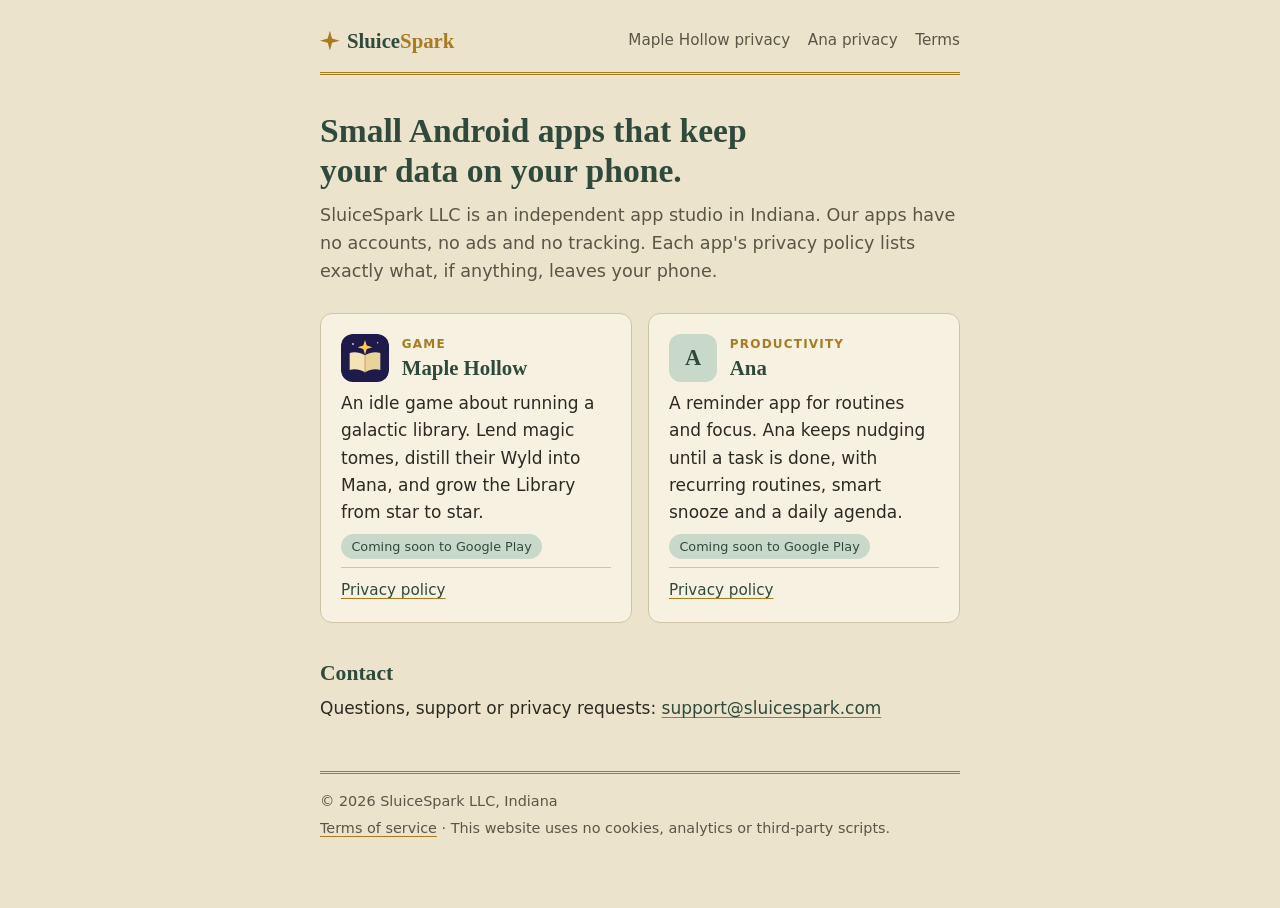
<file: index.html>
<!doctype html>
<html lang="en">
<head>
<meta charset="utf-8">
<meta name="viewport" content="width=device-width, initial-scale=1, viewport-fit=cover">
<title>SluiceSpark</title>
<meta name="description" content="SluiceSpark LLC makes small, private Android apps: Maple Hollow and Ana.">
<link rel="icon" href="favicon.svg" type="image/svg+xml">
<link rel="stylesheet" href="style.css">
</head>
<body>
<div class="wrap">
  <header class="site">
    <a class="brand" href="./">Sluice<span>Spark</span></a>
    <nav class="site" aria-label="Site">
      <a href="privacy/maple-hollow.html">Maple Hollow privacy</a>
      <a href="privacy/ana.html">Ana privacy</a>
      <a href="terms.html">Terms</a>
    </nav>
  </header>

  <main>
    <h1>Small Android apps that keep your data on your phone.</h1>
    <p class="lead">SluiceSpark LLC is an independent app studio in Indiana. Our apps have no accounts, no ads and no tracking. Each app's privacy policy lists exactly what, if anything, leaves your phone.</p>

    <div class="apps">
      <section class="app" aria-labelledby="mh">
        <div class="app-head">
          <img class="app-icon" src="favicon.svg" alt="">
          <div>
            <p class="kind">Game</p>
            <h2 id="mh">Maple Hollow</h2>
          </div>
        </div>
        <p>An idle game about running a galactic library. Lend magic tomes, distill their Wyld into Mana, and grow the Library from star to star.</p>
        <p class="status">Coming soon to Google Play</p>
        <p class="links"><a href="privacy/maple-hollow.html">Privacy policy</a></p>
      </section>

      <section class="app" aria-labelledby="ana">
        <div class="app-head">
          <span class="app-icon" aria-hidden="true">A</span>
          <div>
            <p class="kind">Productivity</p>
            <h2 id="ana">Ana</h2>
          </div>
        </div>
        <p>A reminder app for routines and focus. Ana keeps nudging until a task is done, with recurring routines, smart snooze and a daily agenda.</p>
        <p class="status">Coming soon to Google Play</p>
        <p class="links"><a href="privacy/ana.html">Privacy policy</a></p>
      </section>
    </div>

    <h2>Contact</h2>
    <p>Questions, support or privacy requests: <a href="mailto:support@sluicespark.com">support@sluicespark.com</a></p>
  </main>

  <footer class="site">
    <p>&copy; 2026 SluiceSpark LLC, Indiana</p>
    <p><a href="terms.html">Terms of service</a> &middot; This website uses no cookies, analytics or third-party scripts.</p>
  </footer>
</div>
</body>
</html>
</file>
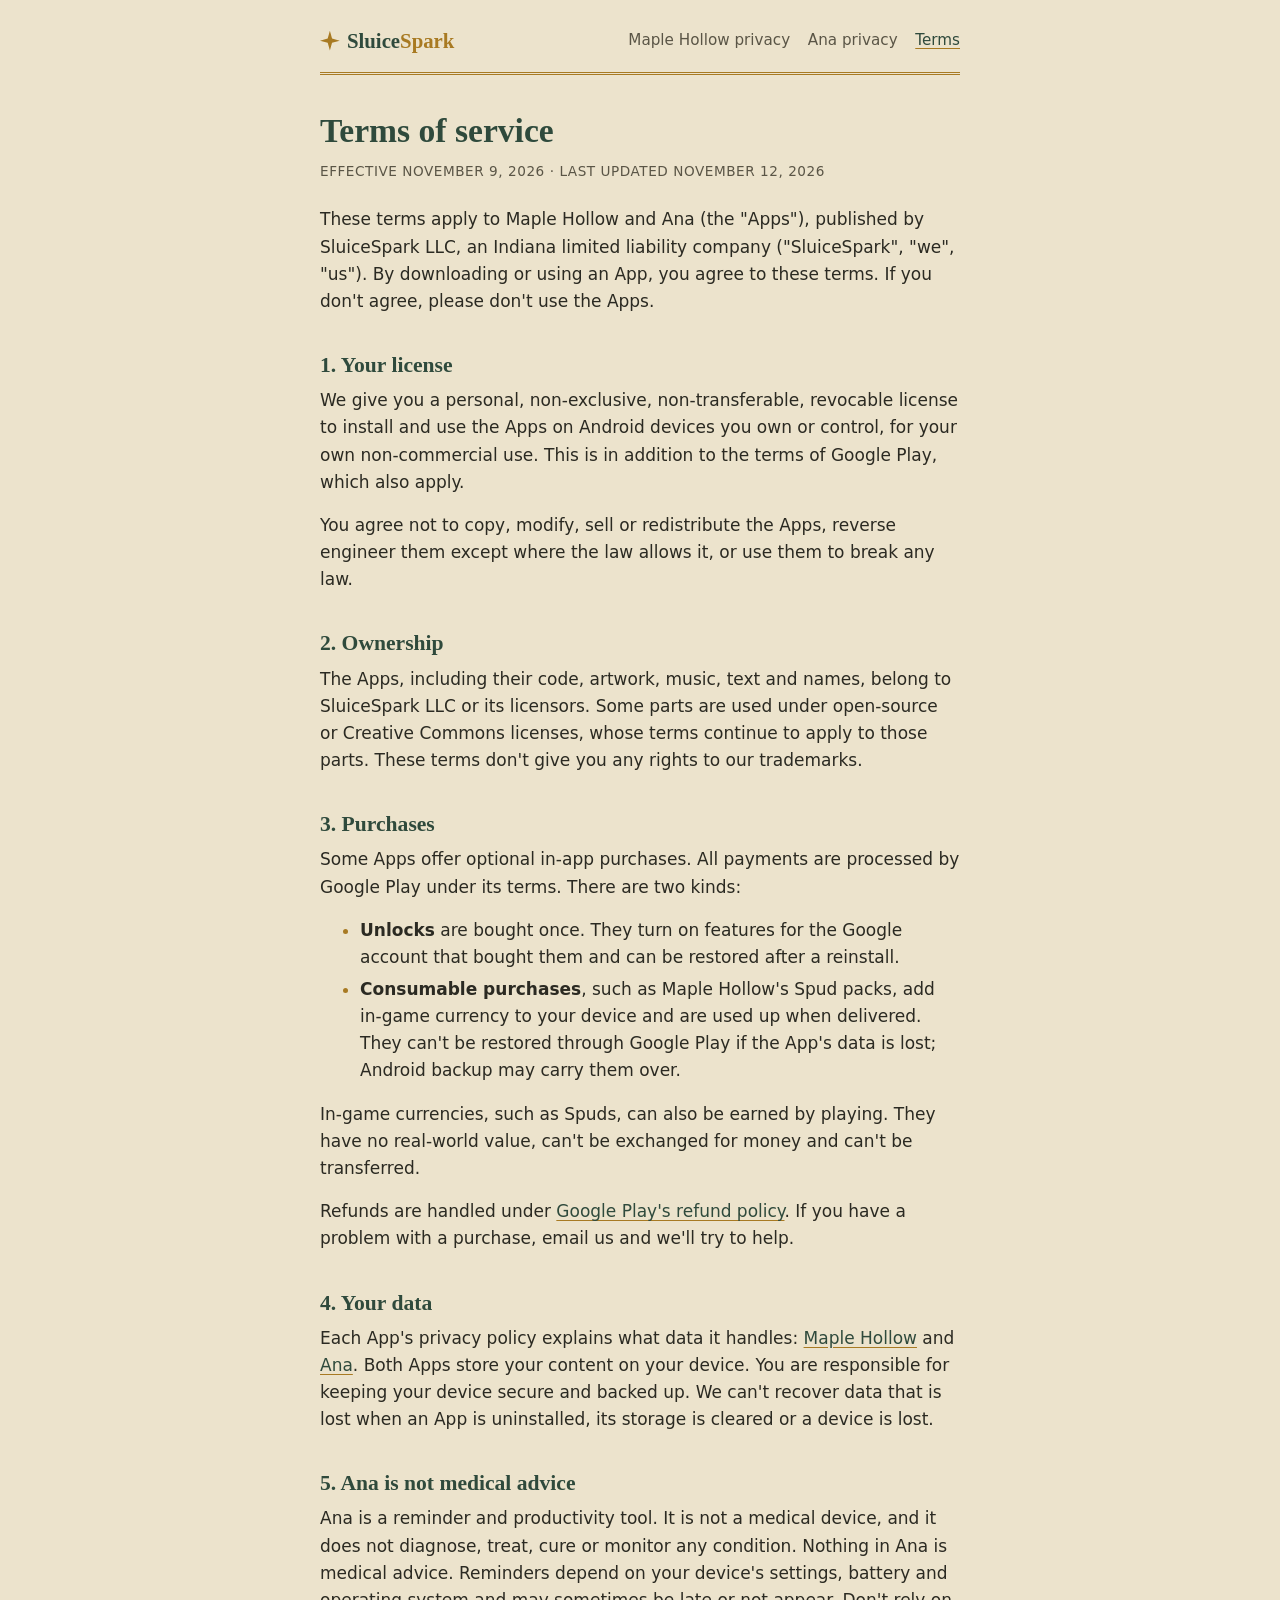
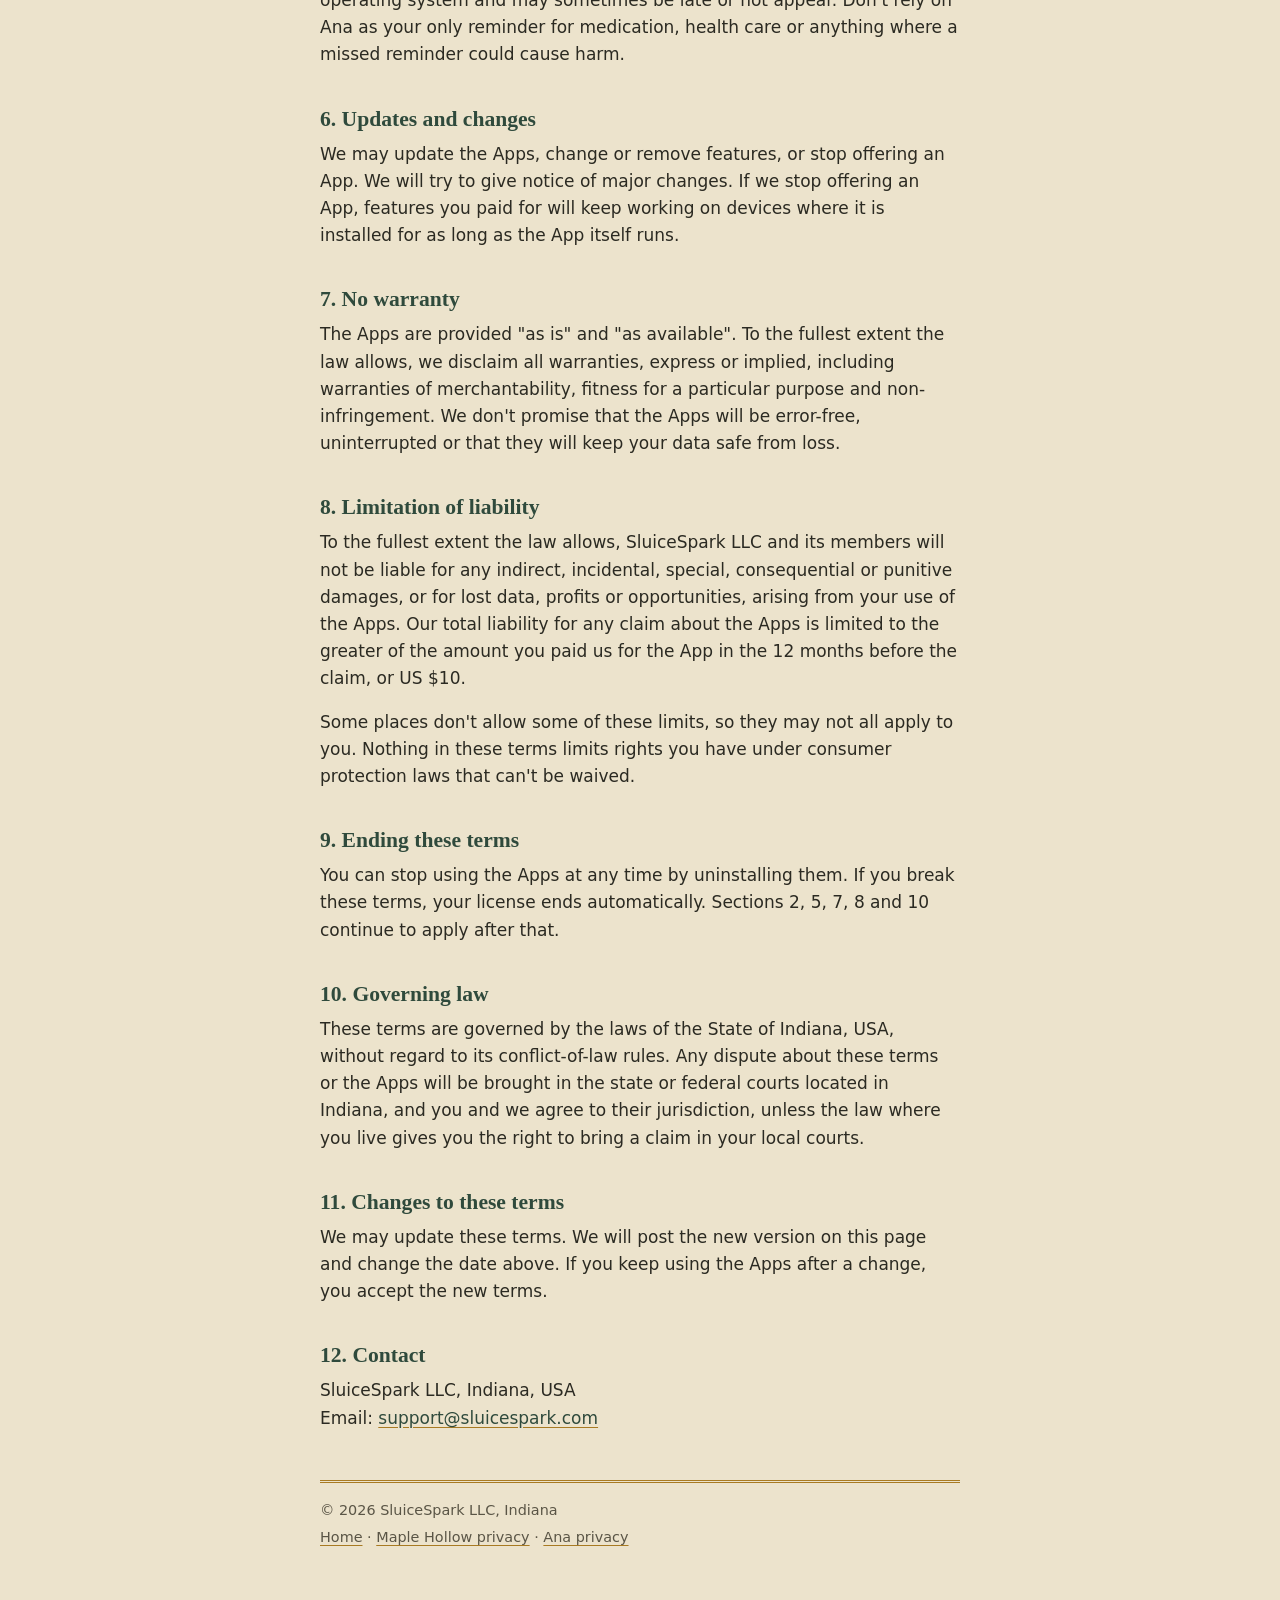
<file: terms.html>
<!doctype html>
<html lang="en">
<head>
<meta charset="utf-8">
<meta name="viewport" content="width=device-width, initial-scale=1, viewport-fit=cover">
<title>SluiceSpark Terms of Service</title>
<meta name="description" content="Terms of service for Maple Hollow and Ana, apps by SluiceSpark LLC.">
<link rel="icon" href="favicon.svg" type="image/svg+xml">
<link rel="stylesheet" href="style.css">
</head>
<body>
<div class="wrap">
  <header class="site">
    <a class="brand" href="./">Sluice<span>Spark</span></a>
    <nav class="site" aria-label="Site">
      <a href="privacy/maple-hollow.html">Maple Hollow privacy</a>
      <a href="privacy/ana.html">Ana privacy</a>
      <a href="terms.html" aria-current="page">Terms</a>
    </nav>
  </header>

  <main>
    <h1>Terms of service</h1>
    <p class="meta">Effective November 9, 2026 &middot; Last updated November 12, 2026</p>

    <p>These terms apply to Maple Hollow and Ana (the "Apps"), published by SluiceSpark LLC, an Indiana limited liability company ("SluiceSpark", "we", "us"). By downloading or using an App, you agree to these terms. If you don't agree, please don't use the Apps.</p>

    <h2>1. Your license</h2>
    <p>We give you a personal, non-exclusive, non-transferable, revocable license to install and use the Apps on Android devices you own or control, for your own non-commercial use. This is in addition to the terms of Google Play, which also apply.</p>
    <p>You agree not to copy, modify, sell or redistribute the Apps, reverse engineer them except where the law allows it, or use them to break any law.</p>

    <h2>2. Ownership</h2>
    <p>The Apps, including their code, artwork, music, text and names, belong to SluiceSpark LLC or its licensors. Some parts are used under open-source or Creative Commons licenses, whose terms continue to apply to those parts. These terms don't give you any rights to our trademarks.</p>

    <h2>3. Purchases</h2>
    <p>Some Apps offer optional in-app purchases. All payments are processed by Google Play under its terms. There are two kinds:</p>
    <ul>
      <li><strong>Unlocks</strong> are bought once. They turn on features for the Google account that bought them and can be restored after a reinstall.</li>
      <li><strong>Consumable purchases</strong>, such as Maple Hollow's Spud packs, add in-game currency to your device and are used up when delivered. They can't be restored through Google Play if the App's data is lost; Android backup may carry them over.</li>
    </ul>
    <p>In-game currencies, such as Spuds, can also be earned by playing. They have no real-world value, can't be exchanged for money and can't be transferred.</p>
    <p>Refunds are handled under <a href="https://support.google.com/googleplay/answer/2479637">Google Play's refund policy</a>. If you have a problem with a purchase, email us and we'll try to help.</p>

    <h2>4. Your data</h2>
    <p>Each App's privacy policy explains what data it handles: <a href="privacy/maple-hollow.html">Maple Hollow</a> and <a href="privacy/ana.html">Ana</a>. Both Apps store your content on your device. You are responsible for keeping your device secure and backed up. We can't recover data that is lost when an App is uninstalled, its storage is cleared or a device is lost.</p>

    <h2>5. Ana is not medical advice</h2>
    <p>Ana is a reminder and productivity tool. It is not a medical device, and it does not diagnose, treat, cure or monitor any condition. Nothing in Ana is medical advice. Reminders depend on your device's settings, battery and operating system and may sometimes be late or not appear. Don't rely on Ana as your only reminder for medication, health care or anything where a missed reminder could cause harm.</p>

    <h2>6. Updates and changes</h2>
    <p>We may update the Apps, change or remove features, or stop offering an App. We will try to give notice of major changes. If we stop offering an App, features you paid for will keep working on devices where it is installed for as long as the App itself runs.</p>

    <h2>7. No warranty</h2>
    <p>The Apps are provided "as is" and "as available". To the fullest extent the law allows, we disclaim all warranties, express or implied, including warranties of merchantability, fitness for a particular purpose and non-infringement. We don't promise that the Apps will be error-free, uninterrupted or that they will keep your data safe from loss.</p>

    <h2>8. Limitation of liability</h2>
    <p>To the fullest extent the law allows, SluiceSpark LLC and its members will not be liable for any indirect, incidental, special, consequential or punitive damages, or for lost data, profits or opportunities, arising from your use of the Apps. Our total liability for any claim about the Apps is limited to the greater of the amount you paid us for the App in the 12 months before the claim, or US $10.</p>
    <p>Some places don't allow some of these limits, so they may not all apply to you. Nothing in these terms limits rights you have under consumer protection laws that can't be waived.</p>

    <h2>9. Ending these terms</h2>
    <p>You can stop using the Apps at any time by uninstalling them. If you break these terms, your license ends automatically. Sections 2, 5, 7, 8 and 10 continue to apply after that.</p>

    <h2>10. Governing law</h2>
    <p>These terms are governed by the laws of the State of Indiana, USA, without regard to its conflict-of-law rules. Any dispute about these terms or the Apps will be brought in the state or federal courts located in Indiana, and you and we agree to their jurisdiction, unless the law where you live gives you the right to bring a claim in your local courts.</p>

    <h2>11. Changes to these terms</h2>
    <p>We may update these terms. We will post the new version on this page and change the date above. If you keep using the Apps after a change, you accept the new terms.</p>

    <h2>12. Contact</h2>
    <p>SluiceSpark LLC, Indiana, USA<br>
    Email: <a href="mailto:support@sluicespark.com">support@sluicespark.com</a></p>
  </main>

  <footer class="site">
    <p>&copy; 2026 SluiceSpark LLC, Indiana</p>
    <p><a href="./">Home</a> &middot; <a href="privacy/maple-hollow.html">Maple Hollow privacy</a> &middot; <a href="privacy/ana.html">Ana privacy</a></p>
  </footer>
</div>
</body>
</html>
</file>
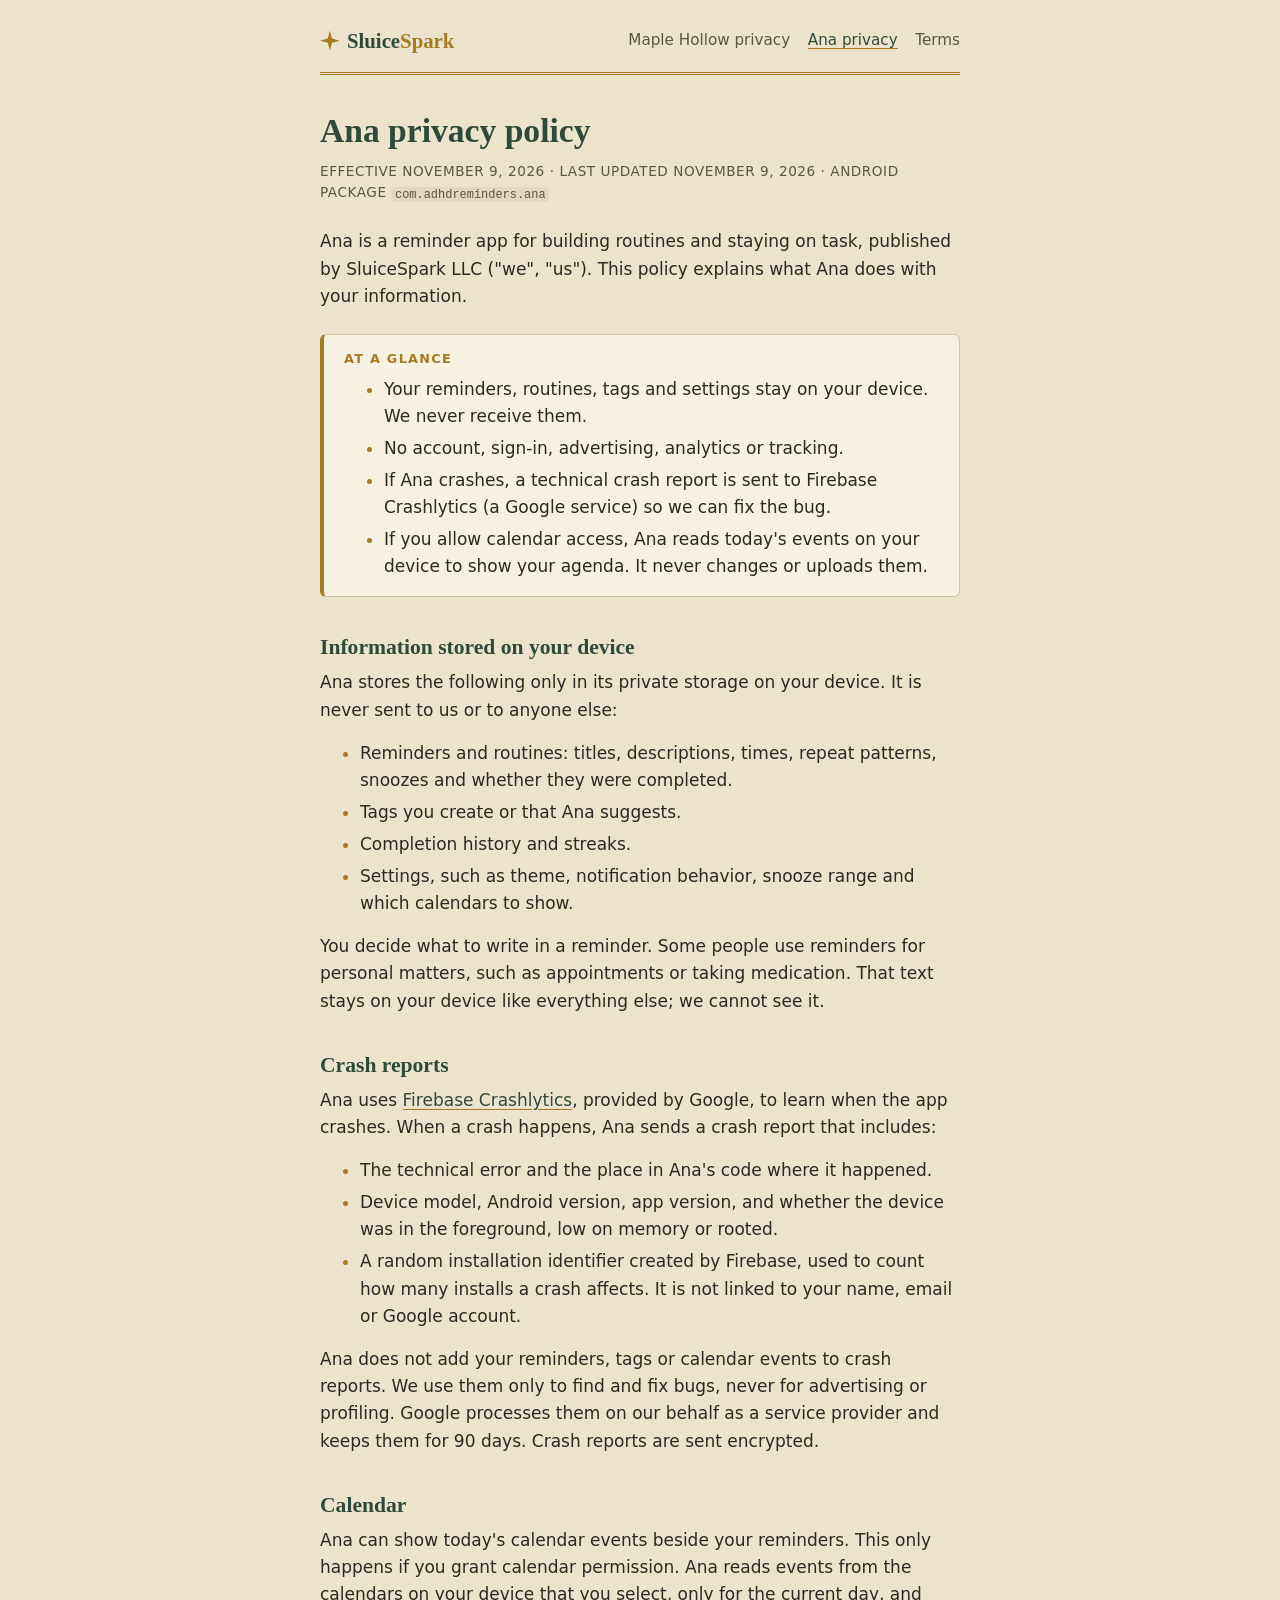
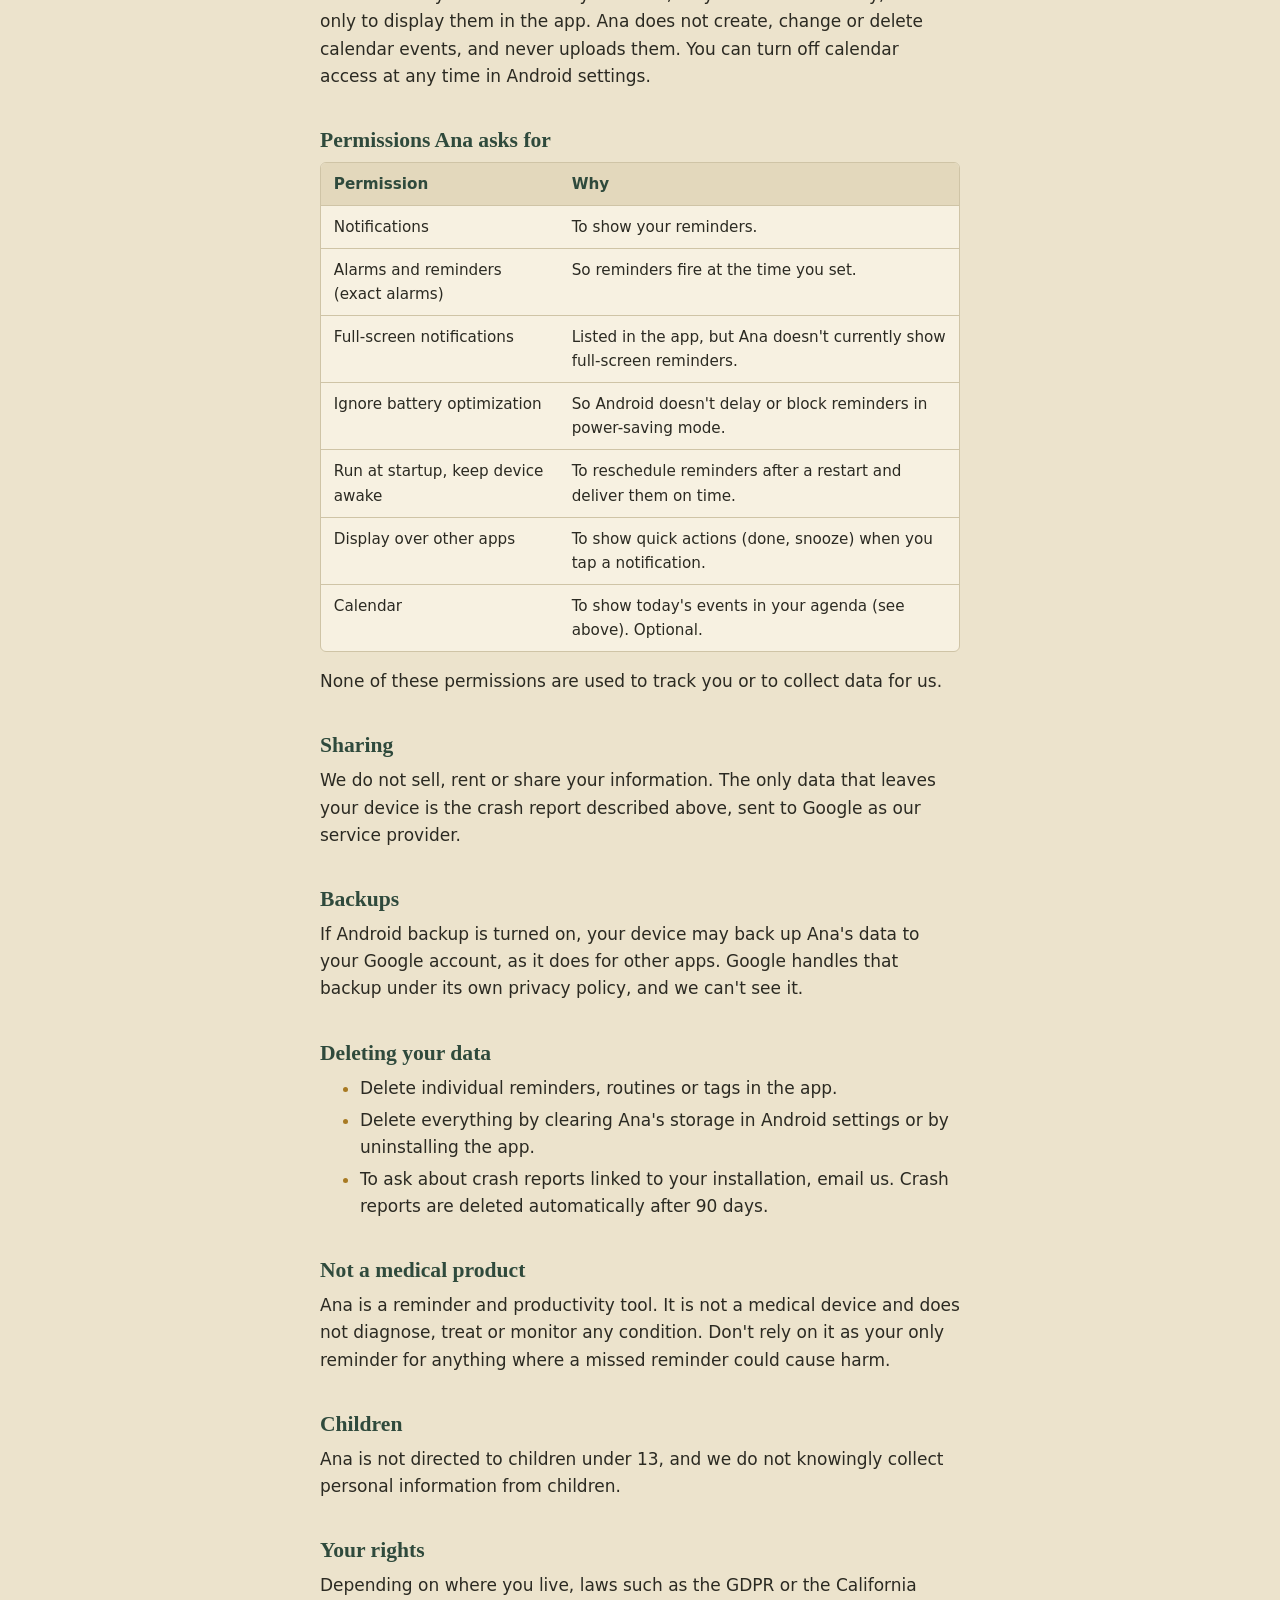
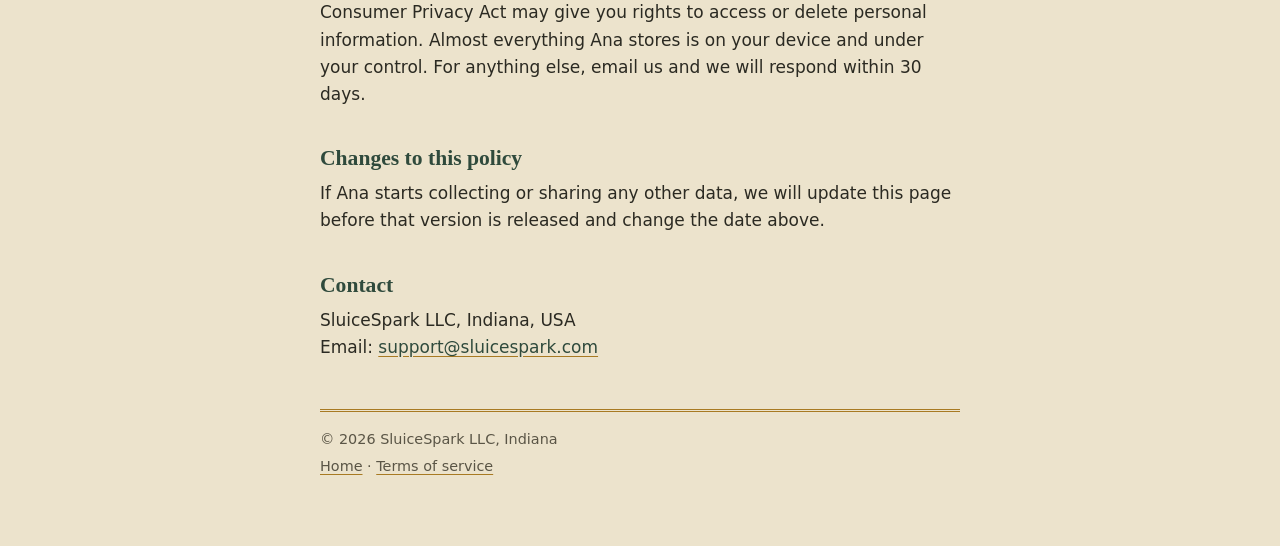
<file: privacy/ana.html>
<!doctype html>
<html lang="en">
<head>
<meta charset="utf-8">
<meta name="viewport" content="width=device-width, initial-scale=1, viewport-fit=cover">
<title>Ana Privacy Policy</title>
<meta name="description" content="Privacy policy for Ana, a focus and routine reminder app by SluiceSpark LLC.">
<link rel="icon" href="../favicon.svg" type="image/svg+xml">
<link rel="stylesheet" href="../style.css">
</head>
<body>
<div class="wrap">
  <header class="site">
    <a class="brand" href="../">Sluice<span>Spark</span></a>
    <nav class="site" aria-label="Site">
      <a href="maple-hollow.html">Maple Hollow privacy</a>
      <a href="ana.html" aria-current="page">Ana privacy</a>
      <a href="../terms.html">Terms</a>
    </nav>
  </header>

  <main>
    <h1>Ana privacy policy</h1>
    <p class="meta">Effective November 9, 2026 &middot; Last updated November 9, 2026 &middot; Android package <code>com.adhdreminders.ana</code></p>

    <p>Ana is a reminder app for building routines and staying on task, published by SluiceSpark LLC ("we", "us"). This policy explains what Ana does with your information.</p>

    <div class="summary">
      <h2>At a glance</h2>
      <ul>
        <li>Your reminders, routines, tags and settings stay on your device. We never receive them.</li>
        <li>No account, sign-in, advertising, analytics or tracking.</li>
        <li>If Ana crashes, a technical crash report is sent to Firebase Crashlytics (a Google service) so we can fix the bug.</li>
        <li>If you allow calendar access, Ana reads today's events on your device to show your agenda. It never changes or uploads them.</li>
      </ul>
    </div>

    <h2>Information stored on your device</h2>
    <p>Ana stores the following only in its private storage on your device. It is never sent to us or to anyone else:</p>
    <ul>
      <li>Reminders and routines: titles, descriptions, times, repeat patterns, snoozes and whether they were completed.</li>
      <li>Tags you create or that Ana suggests.</li>
      <li>Completion history and streaks.</li>
      <li>Settings, such as theme, notification behavior, snooze range and which calendars to show.</li>
    </ul>
    <p>You decide what to write in a reminder. Some people use reminders for personal matters, such as appointments or taking medication. That text stays on your device like everything else; we cannot see it.</p>

    <h2>Crash reports</h2>
    <p>Ana uses <a href="https://firebase.google.com/support/privacy">Firebase Crashlytics</a>, provided by Google, to learn when the app crashes. When a crash happens, Ana sends a crash report that includes:</p>
    <ul>
      <li>The technical error and the place in Ana's code where it happened.</li>
      <li>Device model, Android version, app version, and whether the device was in the foreground, low on memory or rooted.</li>
      <li>A random installation identifier created by Firebase, used to count how many installs a crash affects. It is not linked to your name, email or Google account.</li>
    </ul>
    <p>Ana does not add your reminders, tags or calendar events to crash reports. We use them only to find and fix bugs, never for advertising or profiling. Google processes them on our behalf as a service provider and keeps them for 90 days. Crash reports are sent encrypted.</p>

    <h2>Calendar</h2>
    <p>Ana can show today's calendar events beside your reminders. This only happens if you grant calendar permission. Ana reads events from the calendars on your device that you select, only for the current day, and only to display them in the app. Ana does not create, change or delete calendar events, and never uploads them. You can turn off calendar access at any time in Android settings.</p>

    <h2>Permissions Ana asks for</h2>
    <div class="table-wrap">
      <table>
        <thead><tr><th scope="col">Permission</th><th scope="col">Why</th></tr></thead>
        <tbody>
          <tr><td>Notifications</td><td>To show your reminders.</td></tr>
          <tr><td>Alarms and reminders (exact alarms)</td><td>So reminders fire at the time you set.</td></tr>
          <tr><td>Full-screen notifications</td><td>Listed in the app, but Ana doesn't currently show full-screen reminders.</td></tr>
          <tr><td>Ignore battery optimization</td><td>So Android doesn't delay or block reminders in power-saving mode.</td></tr>
          <tr><td>Run at startup, keep device awake</td><td>To reschedule reminders after a restart and deliver them on time.</td></tr>
          <tr><td>Display over other apps</td><td>To show quick actions (done, snooze) when you tap a notification.</td></tr>
          <tr><td>Calendar</td><td>To show today's events in your agenda (see above). Optional.</td></tr>
        </tbody>
      </table>
    </div>
    <p>None of these permissions are used to track you or to collect data for us.</p>

    <h2>Sharing</h2>
    <p>We do not sell, rent or share your information. The only data that leaves your device is the crash report described above, sent to Google as our service provider.</p>

    <h2>Backups</h2>
    <p>If Android backup is turned on, your device may back up Ana's data to your Google account, as it does for other apps. Google handles that backup under its own privacy policy, and we can't see it.</p>

    <h2 id="delete-data">Deleting your data</h2>
    <ul>
      <li>Delete individual reminders, routines or tags in the app.</li>
      <li>Delete everything by clearing Ana's storage in Android settings or by uninstalling the app.</li>
      <li>To ask about crash reports linked to your installation, email us. Crash reports are deleted automatically after 90 days.</li>
    </ul>

    <h2>Not a medical product</h2>
    <p>Ana is a reminder and productivity tool. It is not a medical device and does not diagnose, treat or monitor any condition. Don't rely on it as your only reminder for anything where a missed reminder could cause harm.</p>

    <h2>Children</h2>
    <p>Ana is not directed to children under 13, and we do not knowingly collect personal information from children.</p>

    <h2>Your rights</h2>
    <p>Depending on where you live, laws such as the GDPR or the California Consumer Privacy Act may give you rights to access or delete personal information. Almost everything Ana stores is on your device and under your control. For anything else, email us and we will respond within 30 days.</p>

    <h2>Changes to this policy</h2>
    <p>If Ana starts collecting or sharing any other data, we will update this page before that version is released and change the date above.</p>

    <h2>Contact</h2>
    <p>SluiceSpark LLC, Indiana, USA<br>
    Email: <a href="mailto:support@sluicespark.com">support@sluicespark.com</a></p>
  </main>

  <footer class="site">
    <p>&copy; 2026 SluiceSpark LLC, Indiana</p>
    <p><a href="../">Home</a> &middot; <a href="../terms.html">Terms of service</a></p>
  </footer>
</div>
</body>
</html>
</file>
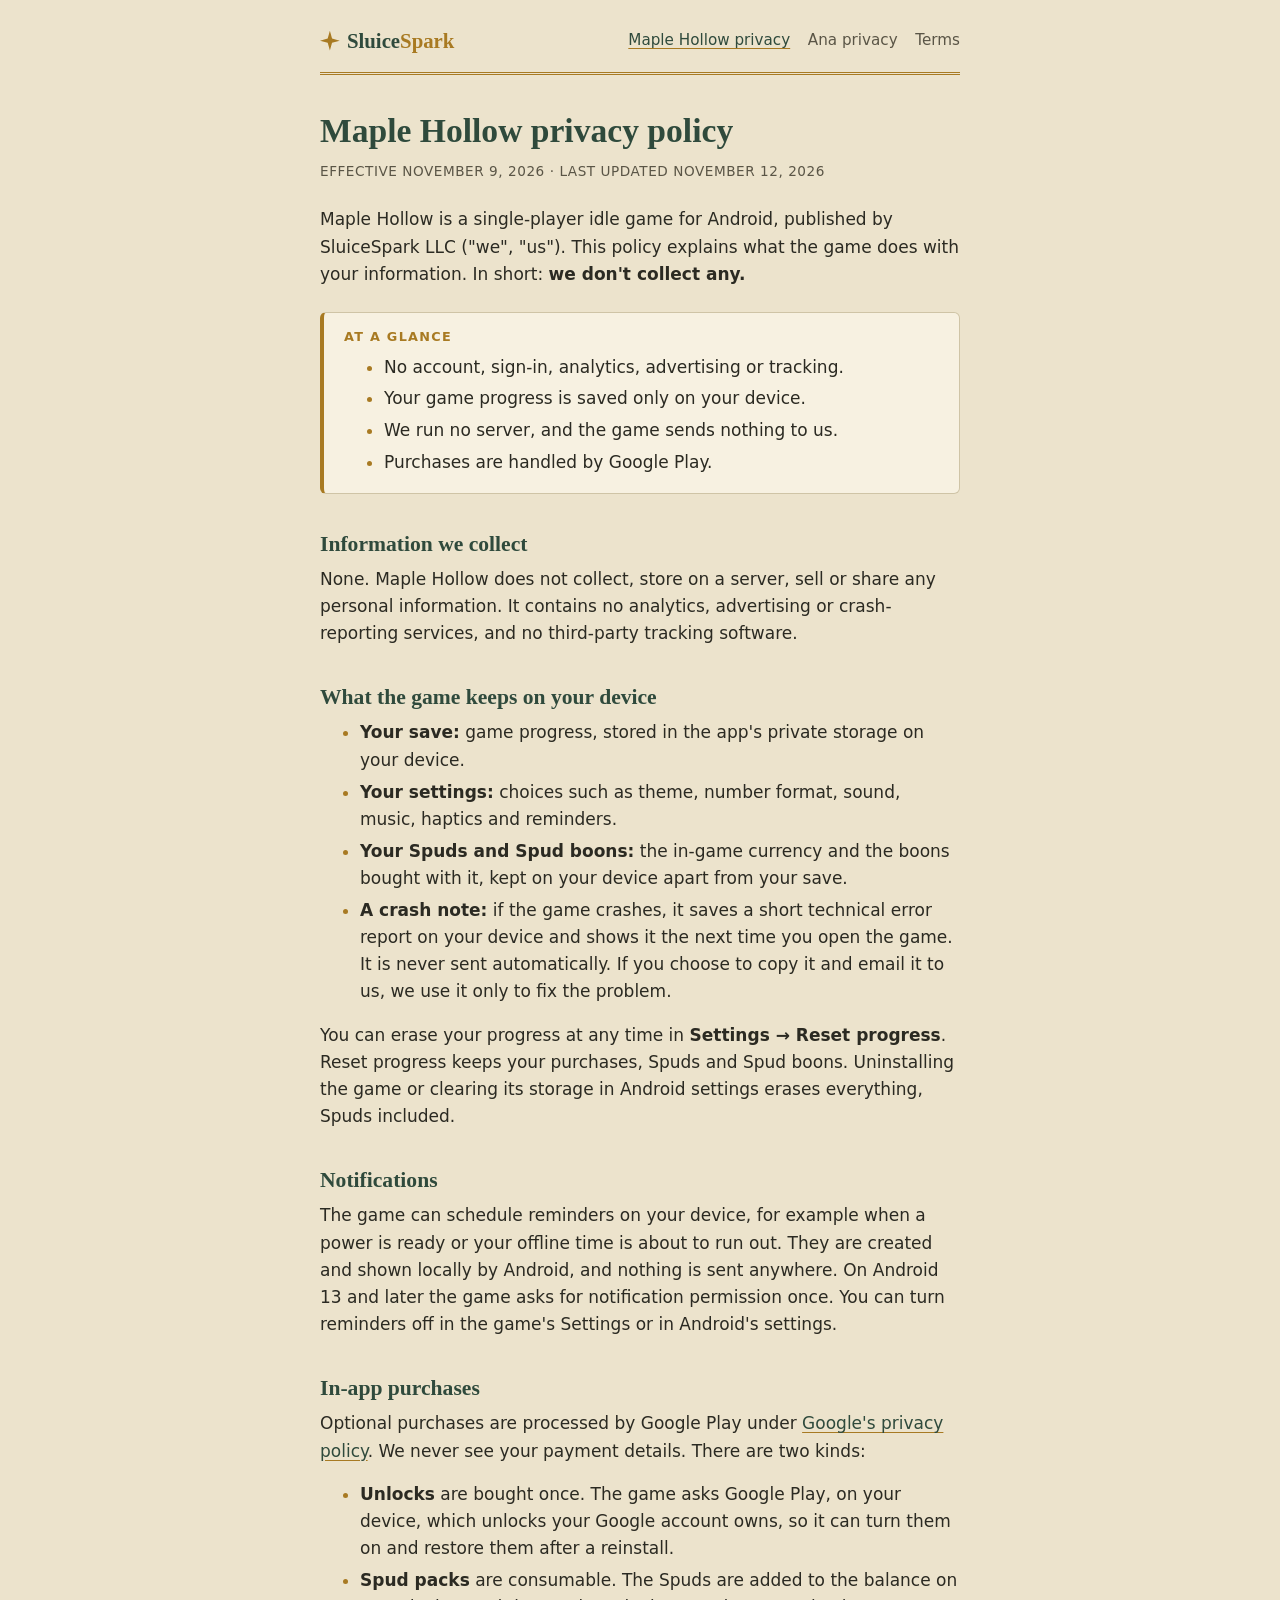
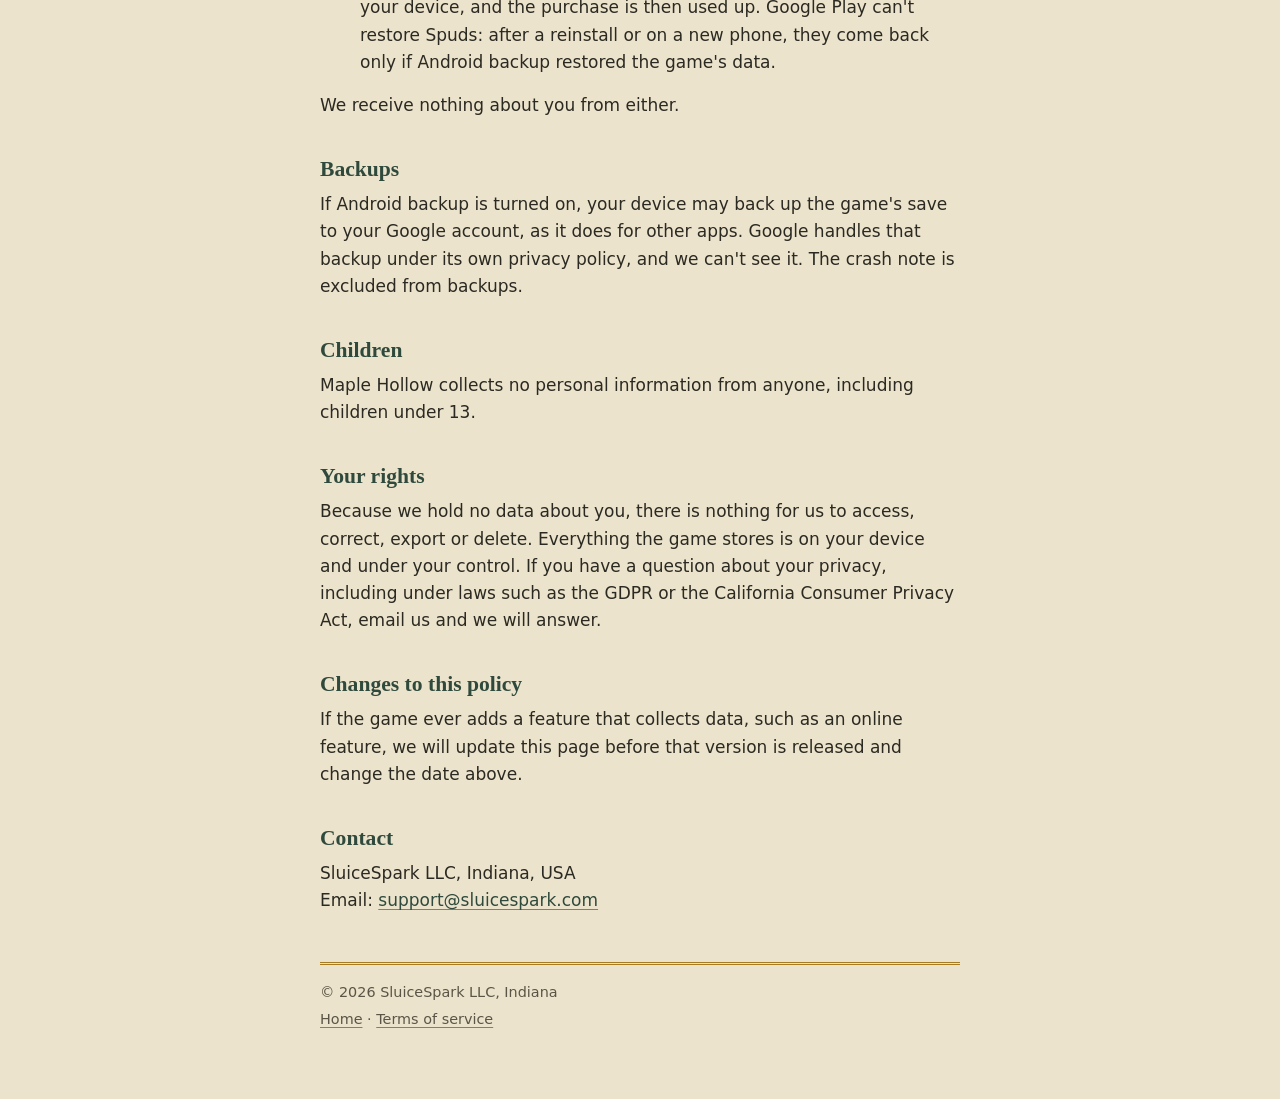
<file: privacy/maple-hollow.html>
<!doctype html>
<html lang="en">
<head>
<meta charset="utf-8">
<meta name="viewport" content="width=device-width, initial-scale=1, viewport-fit=cover">
<title>Maple Hollow Privacy Policy</title>
<meta name="description" content="Privacy policy for Maple Hollow, a game by SluiceSpark LLC.">
<link rel="icon" href="../favicon.svg" type="image/svg+xml">
<link rel="stylesheet" href="../style.css">
</head>
<body>
<div class="wrap">
  <header class="site">
    <a class="brand" href="../">Sluice<span>Spark</span></a>
    <nav class="site" aria-label="Site">
      <a href="maple-hollow.html" aria-current="page">Maple Hollow privacy</a>
      <a href="ana.html">Ana privacy</a>
      <a href="../terms.html">Terms</a>
    </nav>
  </header>

  <main>
    <h1>Maple Hollow privacy policy</h1>
    <p class="meta">Effective November 9, 2026 &middot; Last updated November 12, 2026</p>

    <p>Maple Hollow is a single-player idle game for Android, published by SluiceSpark LLC ("we", "us"). This policy explains what the game does with your information. In short: <strong>we don't collect any.</strong></p>

    <div class="summary">
      <h2>At a glance</h2>
      <ul>
        <li>No account, sign-in, analytics, advertising or tracking.</li>
        <li>Your game progress is saved only on your device.</li>
        <li>We run no server, and the game sends nothing to us.</li>
        <li>Purchases are handled by Google Play.</li>
      </ul>
    </div>

    <h2>Information we collect</h2>
    <p>None. Maple Hollow does not collect, store on a server, sell or share any personal information. It contains no analytics, advertising or crash-reporting services, and no third-party tracking software.</p>

    <h2>What the game keeps on your device</h2>
    <ul>
      <li><strong>Your save:</strong> game progress, stored in the app's private storage on your device.</li>
      <li><strong>Your settings:</strong> choices such as theme, number format, sound, music, haptics and reminders.</li>
      <li><strong>Your Spuds and Spud boons:</strong> the in-game currency and the boons bought with it, kept on your device apart from your save.</li>
      <li><strong>A crash note:</strong> if the game crashes, it saves a short technical error report on your device and shows it the next time you open the game. It is never sent automatically. If you choose to copy it and email it to us, we use it only to fix the problem.</li>
    </ul>
    <p>You can erase your progress at any time in <strong>Settings &rarr; Reset progress</strong>. Reset progress keeps your purchases, Spuds and Spud boons. Uninstalling the game or clearing its storage in Android settings erases everything, Spuds included.</p>

    <h2>Notifications</h2>
    <p>The game can schedule reminders on your device, for example when a power is ready or your offline time is about to run out. They are created and shown locally by Android, and nothing is sent anywhere. On Android 13 and later the game asks for notification permission once. You can turn reminders off in the game's Settings or in Android's settings.</p>

    <h2>In-app purchases</h2>
    <p>Optional purchases are processed by Google Play under <a href="https://policies.google.com/privacy">Google's privacy policy</a>. We never see your payment details. There are two kinds:</p>
    <ul>
      <li><strong>Unlocks</strong> are bought once. The game asks Google Play, on your device, which unlocks your Google account owns, so it can turn them on and restore them after a reinstall.</li>
      <li><strong>Spud packs</strong> are consumable. The Spuds are added to the balance on your device, and the purchase is then used up. Google Play can't restore Spuds: after a reinstall or on a new phone, they come back only if Android backup restored the game's data.</li>
    </ul>
    <p>We receive nothing about you from either.</p>

    <h2>Backups</h2>
    <p>If Android backup is turned on, your device may back up the game's save to your Google account, as it does for other apps. Google handles that backup under its own privacy policy, and we can't see it. The crash note is excluded from backups.</p>

    <h2>Children</h2>
    <p>Maple Hollow collects no personal information from anyone, including children under 13.</p>

    <h2>Your rights</h2>
    <p>Because we hold no data about you, there is nothing for us to access, correct, export or delete. Everything the game stores is on your device and under your control. If you have a question about your privacy, including under laws such as the GDPR or the California Consumer Privacy Act, email us and we will answer.</p>

    <h2>Changes to this policy</h2>
    <p>If the game ever adds a feature that collects data, such as an online feature, we will update this page before that version is released and change the date above.</p>

    <h2>Contact</h2>
    <p>SluiceSpark LLC, Indiana, USA<br>
    Email: <a href="mailto:support@sluicespark.com">support@sluicespark.com</a></p>
  </main>

  <footer class="site">
    <p>&copy; 2026 SluiceSpark LLC, Indiana</p>
    <p><a href="../">Home</a> &middot; <a href="../terms.html">Terms of service</a></p>
  </footer>
</div>
</body>
</html>
</file>
<file: style.css>
/* SluiceSpark wears Maple Hollow's theme (app/ui/theme/Theme.kt):
   light = parchment, forest green, brass and clay; dark = a night sky with parchment text.
   A reading column of bookish serif headings over the app's plain sans body. */
:root {
  --paper: #ECE3CC;       /* background */
  --card: #F7F1E1;        /* card surface */
  --vellum: #E3D8BC;      /* surface variant */
  --ink: #2B2A22;         /* text */
  --muted: #5A5546;       /* onSurfaceVariant */
  --rule: #CFC4A6;        /* outlineVariant */
  --outline: #8F8670;
  --primary: #2F4A3C;     /* forest */
  --primary-soft: #C9D9C9;
  --brass: #A87A22;
  --brass-soft: #E8D3A2;
  --clay: #8C3A24;
  --serif: "Iowan Old Style", "Palatino Linotype", Palatino, "Book Antiqua", Georgia, serif;
  --sans: Roboto, system-ui, -apple-system, "Segoe UI", "Helvetica Neue", Arial, sans-serif;
  --mono: ui-monospace, "SF Mono", Menlo, Consolas, monospace;
  color-scheme: light;
}
@media (prefers-color-scheme: dark) {
  :root {
    --paper: #13151B;     /* night */
    --card: #1C1F27;
    --vellum: #252935;
    --ink: #E2D8C0;       /* starlight */
    --muted: #A9A390;     /* dust */
    --rule: #33363F;
    --outline: #4A4E5A;
    --primary: #8FBFA3;   /* sage */
    --primary-soft: #2A4436;
    --brass: #D6AE5C;
    --brass-soft: #3A3220;
    --clay: #E38D72;      /* ember */
    color-scheme: dark;
  }
}

* { box-sizing: border-box; }
html { -webkit-text-size-adjust: 100%; }
body {
  margin: 0;
  background: var(--paper);
  color: var(--ink);
  font: 17px/1.6 var(--sans);
}
.wrap {
  max-width: 42rem;
  margin: 0 auto;
  padding-block: 1.5rem 4rem;
  padding-left: max(16px, env(safe-area-inset-left, 0px));
  padding-right: max(16px, env(safe-area-inset-right, 0px));
}

/* Masthead: a brass star, the name in serif, a double rule like a book's title page. */
header.site {
  display: flex;
  flex-wrap: wrap;
  align-items: center;
  justify-content: space-between;
  gap: 0.5rem 1.5rem;
  padding-bottom: 0.9rem;
  margin-bottom: 2.25rem;
  border-bottom: 3px double var(--brass);
}
.brand {
  display: inline-flex;
  align-items: center;
  font-family: var(--serif);
  font-weight: 700;
  font-size: 1.3rem;
  color: var(--primary);
  text-decoration: none;
}
.brand::before {
  content: "";
  width: 0.95em;
  height: 0.95em;
  margin-right: 0.45rem;
  background: var(--brass);
  clip-path: polygon(50% 0, 61% 39%, 100% 50%, 61% 61%, 50% 100%, 39% 61%, 0 50%, 39% 39%);
}
.brand span { color: var(--brass); }
nav.site { display: flex; flex-wrap: wrap; gap: 0.25rem 1.1rem; font-size: 0.95rem; }
nav.site a { color: var(--muted); text-decoration: none; }
nav.site a:hover, nav.site a[aria-current="page"] { color: var(--primary); text-decoration: underline; text-decoration-color: var(--brass); }

a { color: var(--primary); text-decoration-color: var(--brass); text-underline-offset: 0.18em; }
a:hover { color: var(--clay); }
a:focus-visible { outline: 2px solid var(--brass); outline-offset: 2px; border-radius: 2px; }

h1, h2, h3 { font-family: var(--serif); color: var(--primary); text-wrap: balance; }
h1 { font-size: 2.1rem; line-height: 1.2; margin: 0 0 0.6rem; }
h2 { font-size: 1.35rem; line-height: 1.3; margin: 2.25rem 0 0.5rem; }
h3 { font-size: 1.1rem; margin: 1.5rem 0 0.25rem; }
p, ul, ol { margin: 0 0 1rem; }
li + li { margin-top: 0.3rem; }
li::marker { color: var(--brass); }
strong { color: var(--ink); }
.lead { font-size: 1.1rem; color: var(--muted); }
.meta {
  color: var(--muted);
  font-size: 0.85rem;
  letter-spacing: 0.04em;
  text-transform: uppercase;
  margin-bottom: 1.5rem;
}
.meta code { text-transform: none; letter-spacing: 0; }
code { font-family: var(--mono); font-size: 0.88em; background: var(--vellum); padding: 0.05em 0.3em; border-radius: 4px; }

/* Cards: the app's card surface on parchment, with an outline instead of a shadow. */
.summary {
  background: var(--card);
  border: 1px solid var(--rule);
  border-left: 4px solid var(--brass);
  border-radius: 6px;
  padding: 1rem 1.25rem;
  margin: 1.5rem 0;
}
.summary h2 {
  margin-top: 0;
  font-family: var(--sans);
  font-size: 0.8rem;
  text-transform: uppercase;
  letter-spacing: 0.1em;
  color: var(--brass);
}
.summary ul { margin-bottom: 0; }

.apps { display: grid; gap: 1rem; margin: 1.75rem 0 2.25rem; }
@media (min-width: 40rem) { .apps { grid-template-columns: 1fr 1fr; } }
.app {
  background: var(--card);
  border: 1px solid var(--rule);
  border-radius: 12px;
  padding: 1.25rem;
  min-width: 0;
  display: flex;
  flex-direction: column;
  gap: 0.5rem;
}
.app-head { display: flex; align-items: center; gap: 0.8rem; }
.app-icon {
  width: 3rem;
  height: 3rem;
  flex: none;
  border-radius: 12px;
  display: grid;
  place-items: center;
  font-family: var(--serif);
  font-weight: 700;
  font-size: 1.4rem;
  background: var(--primary-soft);
  color: var(--primary);
}
img.app-icon { background: none; }
.app h2 { margin: 0; font-size: 1.3rem; }
.app .kind {
  margin: 0;
  font-size: 0.75rem;
  text-transform: uppercase;
  letter-spacing: 0.1em;
  color: var(--brass);
  font-weight: 700;
}
.app p { margin: 0; }
.app .links { margin-top: auto; padding-top: 0.6rem; border-top: 1px solid var(--rule); font-size: 0.95rem; display: flex; flex-wrap: wrap; gap: 0.25rem 1rem; }
.status {
  align-self: flex-start;
  font-size: 0.8rem;
  color: var(--primary);
  background: var(--primary-soft);
  border-radius: 999px;
  padding: 0.15rem 0.65rem;
}

.table-wrap { overflow-x: auto; margin: 0 0 1rem; background: var(--card); border: 1px solid var(--rule); border-radius: 6px; }
table { border-collapse: collapse; width: 100%; font-size: 0.95rem; }
th, td { text-align: left; vertical-align: top; padding: 0.55rem 0.8rem; border-bottom: 1px solid var(--rule); }
tr:last-child td { border-bottom: 0; }
th { font-weight: 600; background: var(--vellum); color: var(--primary); }

footer.site {
  margin-top: 3rem;
  padding-top: 1rem;
  border-top: 3px double var(--brass);
  color: var(--muted);
  font-size: 0.9rem;
}
footer.site p { margin: 0 0 0.25rem; }
footer.site a { color: var(--muted); }
</file>
